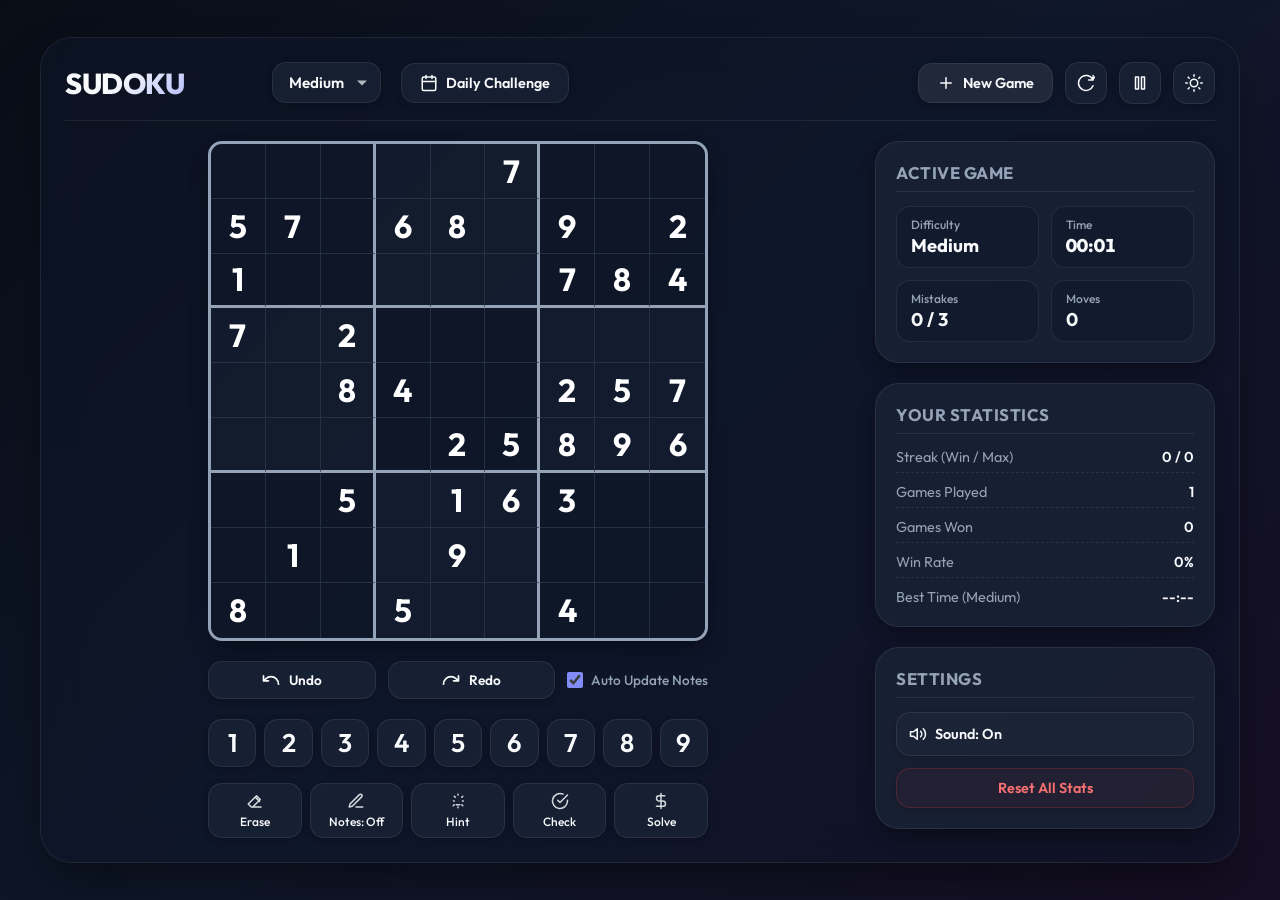
<file: sudoko-web-app/index.html>
<!DOCTYPE html>
<html lang="en" data-theme="dark">
<head>
  <meta charset="UTF-8">
  <meta name="viewport" content="width=device-width, initial-scale=1.0">
  <meta name="description" content="Play a premium, beautiful Sudoku game with advanced features including glassmorphism design, auto-saves, backtracking solver, dark mode, statistics, and daily challenges.">
  <title>SUDOKU.glass - Premium Online Sudoku</title>
  <link rel="stylesheet" href="style.css">
  <link rel="preconnect" href="https://fonts.googleapis.com">
  <link rel="preconnect" href="https://fonts.gstatic.com" crossorigin>
  <link href="https://fonts.googleapis.com/css2?family=Outfit:wght@300;400;500;600;700;800&display=swap" rel="stylesheet">
</head>
<body>
  <!-- Confetti Canvas for Victory Animation -->
  <canvas id="confetti-canvas"></canvas>

  <div class="app-container">
    <!-- Top Navigation Header -->
    <header class="app-header">
      <div class="header-left">
        <h1 class="logo">SUDOKU<span class="logo-accent">.glass</span></h1>
        
        <div class="difficulty-wrapper">
          <label for="difficulty-select" class="sr-only">Select Difficulty</label>
          <select id="difficulty-select" class="nav-select">
            <option value="easy">Easy</option>
            <option value="medium" selected>Medium</option>
            <option value="hard">Hard</option>
            <option value="expert">Expert</option>
          </select>
        </div>

        <button id="btn-daily-challenge" class="btn btn-daily" title="Play Today's Daily Challenge">
          <svg viewBox="0 0 24 24" width="18" height="18" fill="none" stroke="currentColor" stroke-width="2" stroke-linecap="round" stroke-linejoin="round"><rect x="3" y="4" width="18" height="18" rx="2" ry="2"></rect><line x1="16" y1="2" x2="16" y2="6"></line><line x1="8" y1="2" x2="8" y2="6"></line><line x1="3" y1="10" x2="21" y2="10"></line></svg>
          <span>Daily Challenge</span>
        </button>
      </div>

      <div class="header-right">
        <button id="btn-new-game" class="btn btn-secondary" title="Start a brand new game">
          <svg viewBox="0 0 24 24" width="18" height="18" fill="none" stroke="currentColor" stroke-width="2" stroke-linecap="round" stroke-linejoin="round"><path d="M12 5v14M5 12h14"/></svg>
          <span>New Game</span>
        </button>
        
        <button id="btn-restart" class="btn btn-icon" title="Restart current game">
          <svg viewBox="0 0 24 24" width="18" height="18" fill="none" stroke="currentColor" stroke-width="2" stroke-linecap="round" stroke-linejoin="round"><path d="M21.5 2v6h-6M21.34 15.57a10 10 0 1 1-.57-8.38l5.67-5.67"/></svg>
        </button>

        <button id="btn-pause" class="btn btn-icon" title="Pause / Play game">
          <svg id="svg-pause" viewBox="0 0 24 24" width="18" height="18" fill="none" stroke="currentColor" stroke-width="2" stroke-linecap="round" stroke-linejoin="round"><rect x="6" y="4" width="4" height="16"></rect><rect x="14" y="4" width="4" height="16"></rect></svg>
          <svg id="svg-play" class="hidden" viewBox="0 0 24 24" width="18" height="18" fill="none" stroke="currentColor" stroke-width="2" stroke-linecap="round" stroke-linejoin="round"><polygon points="5 3 19 12 5 21 5 3"></polygon></svg>
        </button>

        <button id="btn-theme-toggle" class="btn btn-icon" title="Toggle Dark/Light Mode">
          <svg id="svg-moon" viewBox="0 0 24 24" width="18" height="18" fill="none" stroke="currentColor" stroke-width="2" stroke-linecap="round" stroke-linejoin="round"><path d="M21 12.79A9 9 0 1 1 11.21 3 7 7 0 0 0 21 12.79z"></path></svg>
          <svg id="svg-sun" class="hidden" viewBox="0 0 24 24" width="18" height="18" fill="none" stroke="currentColor" stroke-width="2" stroke-linecap="round" stroke-linejoin="round"><circle cx="12" cy="12" r="5"></circle><line x1="12" y1="1" x2="12" y2="3"></line><line x1="12" y1="21" x2="12" y2="23"></line><line x1="4.22" y1="4.22" x2="5.64" y2="5.64"></line><line x1="18.36" y1="18.36" x2="19.78" y2="19.78"></line><line x1="1" y1="12" x2="3" y2="12"></line><line x1="21" y1="12" x2="23" y2="12"></line><line x1="4.22" y1="19.78" x2="5.64" y2="18.36"></line><line x1="18.36" y1="5.64" x2="19.78" y2="4.22"></line></svg>
        </button>
      </div>
    </header>

    <!-- Main Content Area -->
    <main class="game-layout">
      <!-- Left Column: Board and Keypad Controls -->
      <section class="game-primary">
        <!-- Responsive Mobile Stats bar -->
        <div class="mobile-status-bar">
          <div class="status-item">
            <span class="status-label">Difficulty:</span>
            <span id="mobile-difficulty-val" class="status-value">Medium</span>
          </div>
          <div class="status-item">
            <span class="status-label">Mistakes:</span>
            <span id="mobile-mistakes-val" class="status-value">0/3</span>
          </div>
          <div class="status-item">
            <span class="status-label">Time:</span>
            <span id="mobile-timer-val" class="status-value timer-font">00:00</span>
          </div>
        </div>

        <!-- Sudoku Board Frame -->
        <div class="board-container">
          <div id="sudoku-board" class="sudoku-grid" role="grid" aria-label="Sudoku Board">
            <!-- 81 cells will be programmatically injected here by ui.js -->
          </div>

          <!-- Board overlays -->
          <div id="pause-overlay" class="board-overlay hidden">
            <div class="overlay-content">
              <h2 class="overlay-title">Paused</h2>
              <p class="overlay-desc">Your progress is saved</p>
              <button id="btn-resume-overlay" class="btn btn-primary">
                <svg viewBox="0 0 24 24" width="18" height="18" fill="none" stroke="currentColor" stroke-width="2" stroke-linecap="round" stroke-linejoin="round"><polygon points="5 3 19 12 5 21 5 3"></polygon></svg>
                <span>Resume Game</span>
              </button>
            </div>
          </div>
        </div>

        <!-- Toolbar: Undo & Redo (Positioned above keypad for accessibility) -->
        <div class="toolbar">
          <button id="btn-undo" class="btn btn-toolbar" title="Undo Move">
            <svg viewBox="0 0 24 24" width="20" height="20" fill="none" stroke="currentColor" stroke-width="2" stroke-linecap="round" stroke-linejoin="round"><path d="M3 7v6h6M21 17a9 9 0 0 0-9-9 9 9 0 0 0-6 2.3L3 13"/></svg>
            <span class="toolbar-label">Undo</span>
          </button>
          <button id="btn-redo" class="btn btn-toolbar" title="Redo Move">
            <svg viewBox="0 0 24 24" width="20" height="20" fill="none" stroke="currentColor" stroke-width="2" stroke-linecap="round" stroke-linejoin="round"><path d="M21 7v6h-6M3 17a9 9 0 0 1 9-9 9 9 0 0 1 6 2.3l3 2.7"/></svg>
            <span class="toolbar-label">Redo</span>
          </button>
          <div class="settings-checkbox-container">
            <label class="checkbox-label" title="Automatically erase numbers from notes in the same row, column, and box when a number is placed">
              <input type="checkbox" id="chk-auto-notes" checked>
              <span>Auto Update Notes</span>
            </label>
          </div>
        </div>

        <!-- Keypad (Numbers 1-9) -->
        <div class="keypad-container">
          <div class="keypad" role="group" aria-label="Sudoku Numbers">
            <button class="keypad-btn" data-val="1">1</button>
            <button class="keypad-btn" data-val="2">2</button>
            <button class="keypad-btn" data-val="3">3</button>
            <button class="keypad-btn" data-val="4">4</button>
            <button class="keypad-btn" data-val="5">5</button>
            <button class="keypad-btn" data-val="6">6</button>
            <button class="keypad-btn" data-val="7">7</button>
            <button class="keypad-btn" data-val="8">8</button>
            <button class="keypad-btn" data-val="9">9</button>
          </div>
        </div>

        <!-- Bottom Controls -->
        <div class="controls-grid">
          <button id="btn-erase" class="btn btn-control" title="Erase selected cell value">
            <svg viewBox="0 0 24 24" width="18" height="18" fill="none" stroke="currentColor" stroke-width="2" stroke-linecap="round" stroke-linejoin="round"><path d="M20 20H7L3 16l11-11 5 5-9 9M18 12.5l-5-5"/></svg>
            <span>Erase</span>
          </button>
          
          <button id="btn-notes" class="btn btn-control" title="Toggle Notes Mode (Pencil Marks)">
            <svg viewBox="0 0 24 24" width="18" height="18" fill="none" stroke="currentColor" stroke-width="2" stroke-linecap="round" stroke-linejoin="round"><path d="M12 20h9M16.5 3.5a2.121 2.121 0 0 1 3 3L7 19l-4 1 1-4L16.5 3.5z"/></svg>
            <span class="control-text">Notes: <span id="notes-status">Off</span></span>
          </button>

          <button id="btn-hint" class="btn btn-control" title="Get a hint for the selected cell">
            <svg viewBox="0 0 24 24" width="18" height="18" fill="none" stroke="currentColor" stroke-width="2" stroke-linecap="round" stroke-linejoin="round"><path d="M9.663 17h4.673M12 3v1M12 20v1M18.4 5.6l-1.4 1.4M7 12H6M18 12h1M5.6 18.4l1.4-1.4M18.4 18.4l-1.4-1.4M7 5.6l1.4 1.4"/></svg>
            <span>Hint</span>
          </button>

          <button id="btn-check" class="btn btn-control" title="Check board for current mistakes">
            <svg viewBox="0 0 24 24" width="18" height="18" fill="none" stroke="currentColor" stroke-width="2" stroke-linecap="round" stroke-linejoin="round"><path d="M22 11.08V12a10 10 0 1 1-5.93-9.14M22 4L12 14.01l-3-3"/></svg>
            <span>Check</span>
          </button>

          <button id="btn-solve" class="btn btn-control" title="Solve the entire puzzle automatically">
            <svg viewBox="0 0 24 24" width="18" height="18" fill="none" stroke="currentColor" stroke-width="2" stroke-linecap="round" stroke-linejoin="round"><path d="M12 2v20M17 5H9.5a3.5 3.5 0 0 0 0 7h5a3.5 3.5 0 0 1 0 7H6"/></svg>
            <span>Solve</span>
          </button>
        </div>
      </section>

      <!-- Right Column: Sidebar (Desktop / Tablet) -->
      <aside class="game-sidebar">
        <!-- Live game status card -->
        <div class="sidebar-card live-status">
          <h3 class="card-title">Active Game</h3>
          <div class="stats-grid">
            <div class="sidebar-stat">
              <span class="stat-label">Difficulty</span>
              <span id="sidebar-difficulty-val" class="stat-val">Medium</span>
            </div>
            <div class="sidebar-stat">
              <span class="stat-label">Time</span>
              <span id="sidebar-timer-val" class="stat-val timer-font">00:00</span>
            </div>
            <div class="sidebar-stat">
              <span class="stat-label">Mistakes</span>
              <span id="sidebar-mistakes-val" class="stat-val">0 / 3</span>
            </div>
            <div class="sidebar-stat">
              <span class="stat-label">Moves</span>
              <span id="sidebar-moves-val" class="stat-val">0</span>
            </div>
          </div>
        </div>

        <!-- Performance / Streak statistics card -->
        <div class="sidebar-card user-stats">
          <h3 class="card-title">Your Statistics</h3>
          <div class="stats-list">
            <div class="list-item">
              <span class="list-label">Streak (Win / Max)</span>
              <span class="list-val"><span id="stat-current-streak">0</span> / <span id="stat-max-streak">0</span></span>
            </div>
            <div class="list-item">
              <span class="list-label">Games Played</span>
              <span id="stat-played" class="list-val">0</span>
            </div>
            <div class="list-item">
              <span class="list-label">Games Won</span>
              <span id="stat-won" class="list-val">0</span>
            </div>
            <div class="list-item">
              <span class="list-label">Win Rate</span>
              <span id="stat-win-rate" class="list-val">0%</span>
            </div>
            <div class="list-item">
              <span class="list-label">Best Time (Medium)</span>
              <span id="stat-best-time" class="list-val">--:--</span>
            </div>
          </div>
        </div>

        <!-- Audio controls inside sidebar -->
        <div class="sidebar-card settings-card">
          <h3 class="card-title">Settings</h3>
          <div class="settings-list">
            <button id="btn-sound-toggle" class="btn btn-settings-toggle">
              <svg id="svg-sound-on" viewBox="0 0 24 24" width="18" height="18" fill="none" stroke="currentColor" stroke-width="2" stroke-linecap="round" stroke-linejoin="round"><polygon points="11 5 6 9 2 9 2 15 6 15 11 19 11 5"></polygon><path d="M19.07 4.93a10 10 0 0 1 0 14.14M15.54 8.46a5 5 0 0 1 0 7.07"/></svg>
              <svg id="svg-sound-off" class="hidden" viewBox="0 0 24 24" width="18" height="18" fill="none" stroke="currentColor" stroke-width="2" stroke-linecap="round" stroke-linejoin="round"><polygon points="11 5 6 9 2 9 2 15 6 15 11 19 11 5"></polygon><line x1="23" y1="9" x2="17" y2="15"></line><line x1="17" y1="9" x2="23" y2="15"></line></svg>
              <span id="sound-status-label">Sound: On</span>
            </button>
            <button id="btn-reset-stats" class="btn btn-danger-outline" title="Clear all local Sudoku statistics">
              Reset All Stats
            </button>
          </div>
        </div>
      </aside>
    </main>
  </div>

  <!-- Win Modal Overlay -->
  <div id="win-modal" class="modal-overlay hidden">
    <div class="modal-card win-card animate-zoom">
      <div class="modal-icon-wrapper success">
        <svg viewBox="0 0 24 24" width="48" height="48" fill="none" stroke="currentColor" stroke-width="2.5" stroke-linecap="round" stroke-linejoin="round"><path d="M22 11.08V12a10 10 0 1 1-5.93-9.14M22 4L12 14.01l-3-3"/></svg>
      </div>
      <h2 class="modal-title">Victory!</h2>
      <p class="modal-message">Congratulations, you solved the puzzle!</p>
      
      <div class="modal-stats">
        <div class="modal-stat-item">
          <span class="m-label">Difficulty</span>
          <span id="win-difficulty" class="m-val">Medium</span>
        </div>
        <div class="modal-stat-item">
          <span class="m-label">Time</span>
          <span id="win-time" class="m-val">04:32</span>
        </div>
        <div class="modal-stat-item">
          <span class="m-label">Moves</span>
          <span id="win-moves" class="m-val">68</span>
        </div>
        <div class="modal-stat-item">
          <span class="m-label">Mistakes</span>
          <span id="win-mistakes" class="m-val">1/3</span>
        </div>
      </div>

      <button id="btn-win-new-game" class="btn btn-primary btn-block">
        <span>Play Again</span>
        <svg viewBox="0 0 24 24" width="18" height="18" fill="none" stroke="currentColor" stroke-width="2" stroke-linecap="round" stroke-linejoin="round"><path d="M5 12h14M12 5l7 7-7 7"/></svg>
      </button>
    </div>
  </div>

  <!-- Game Over Modal Overlay -->
  <div id="gameover-modal" class="modal-overlay hidden">
    <div class="modal-card gameover-card animate-zoom">
      <div class="modal-icon-wrapper danger">
        <svg viewBox="0 0 24 24" width="48" height="48" fill="none" stroke="currentColor" stroke-width="2.5" stroke-linecap="round" stroke-linejoin="round"><circle cx="12" cy="12" r="10"></circle><line x1="15" y1="9" x2="9" y2="15"></line><line x1="9" y1="9" x2="15" y2="15"></line></svg>
      </div>
      <h2 class="modal-title">Game Over</h2>
      <p class="modal-message">You have made 3 mistakes and lost this game.</p>
      
      <div class="modal-actions-stacked">
        <button id="btn-gameover-restart" class="btn btn-secondary btn-block">
          <svg viewBox="0 0 24 24" width="18" height="18" fill="none" stroke="currentColor" stroke-width="2" stroke-linecap="round" stroke-linejoin="round"><path d="M21.5 2v6h-6M21.34 15.57a10 10 0 1 1-.57-8.38l5.67-5.67"/></svg>
          <span>Restart Current Puzzle</span>
        </button>
        <button id="btn-gameover-new" class="btn btn-primary btn-block">
          <span>Start New Game</span>
          <svg viewBox="0 0 24 24" width="18" height="18" fill="none" stroke="currentColor" stroke-width="2" stroke-linecap="round" stroke-linejoin="round"><path d="M5 12h14M12 5l7 7-7 7"/></svg>
        </button>
      </div>
    </div>
  </div>

  <!-- Loader Overlay (for game generation) -->
  <div id="loader-overlay" class="modal-overlay hidden">
    <div class="loader-content">
      <div class="spinner"></div>
      <p class="loader-text">Generating Sudoku puzzle...</p>
    </div>
  </div>

  <!-- Root Script (ES Module Entrypoint) -->
  <script type="module" src="script.js"></script>
</body>
</html>
</file>
<file: sudoko-web-app/style.css>
/* ==========================================================================
   SUDOKU.glass CSS Design System
   ========================================================================== */

/* --------------------------------------------------------------------------
   1. Design Tokens & Themes
   -------------------------------------------------------------------------- */
:root {
  /* Common Core Tokens */
  --font-primary: 'Outfit', -apple-system, BlinkMacSystemFont, "Segoe UI", Roboto, sans-serif;
  --transition-fast: 0.15s cubic-bezier(0.4, 0, 0.2, 1);
  --transition-normal: 0.25s cubic-bezier(0.4, 0, 0.2, 1);
  --transition-slow: 0.4s cubic-bezier(0.4, 0, 0.2, 1);
  --radius-sm: 8px;
  --radius-md: 14px;
  --radius-lg: 24px;
  --radius-xl: 32px;
  --radius-round: 50%;
  
  /* Light Theme Variables */
  --bg-gradient: linear-gradient(135deg, #e0e7ff 0%, #f1f5f9 50%, #fae8ff 100%);
  --bg-app: rgba(255, 255, 255, 0.45);
  --bg-card: rgba(255, 255, 255, 0.65);
  --bg-board: rgba(255, 255, 255, 0.85);
  --bg-cell-even: rgba(255, 255, 255, 0.6);
  --bg-cell-odd: rgba(248, 250, 252, 0.6);
  
  --text-main: #0f172a;
  --text-muted: #64748b;
  --text-accent: #4f46e5;
  --text-accent-hover: #4338ca;
  --text-original: #0f172a;
  --text-user: #2563eb;
  
  --border-glass: rgba(255, 255, 255, 0.6);
  --border-cell: rgba(226, 232, 240, 0.8);
  --border-thick: #475569;
  
  --shadow-sm: 0 2px 8px -1px rgba(0, 0, 0, 0.05), 0 1px 3px -1px rgba(0, 0, 0, 0.03);
  --shadow-md: 0 10px 25px -5px rgba(79, 70, 229, 0.08), 0 8px 16px -6px rgba(0, 0, 0, 0.05);
  --shadow-lg: 0 25px 50px -12px rgba(15, 23, 42, 0.1);
  --shadow-glow: 0 0 20px rgba(99, 102, 241, 0.3);
  
  /* Highlights (Light Mode) */
  --hl-bg-active: rgba(99, 102, 241, 0.22);
  --hl-bg-same: rgba(99, 102, 241, 0.12);
  --hl-bg-related: rgba(99, 102, 241, 0.05);
  --hl-bg-error: rgba(239, 68, 68, 0.12);
  --hl-bg-success: rgba(34, 197, 94, 0.12);
  
  --text-error: #ef4444;
  --text-success: #22c55e;
}

[data-theme="dark"] {
  /* Dark Theme Variables */
  --bg-gradient: linear-gradient(135deg, #090d16 0%, #0f172a 50%, #160e24 100%);
  --bg-app: rgba(15, 23, 42, 0.5);
  --bg-card: rgba(30, 41, 59, 0.6);
  --bg-board: rgba(15, 23, 42, 0.85);
  --bg-cell-even: rgba(15, 23, 42, 0.4);
  --bg-cell-odd: rgba(30, 41, 59, 0.3);
  
  --text-main: #f8fafc;
  --text-muted: #94a3b8;
  --text-accent: #818cf8;
  --text-accent-hover: #6366f1;
  --text-original: #ffffff;
  --text-user: #60a5fa;
  
  --border-glass: rgba(255, 255, 255, 0.08);
  --border-cell: rgba(51, 65, 85, 0.6);
  --border-thick: #94a3b8;
  
  --shadow-sm: 0 2px 8px -1px rgba(0, 0, 0, 0.2), 0 1px 3px -1px rgba(0, 0, 0, 0.1);
  --shadow-md: 0 10px 25px -5px rgba(0, 0, 0, 0.3), 0 8px 16px -6px rgba(0, 0, 0, 0.2);
  --shadow-lg: 0 25px 50px -12px rgba(0, 0, 0, 0.5);
  --shadow-glow: 0 0 20px rgba(129, 140, 248, 0.4);
  
  /* Highlights (Dark Mode) */
  --hl-bg-active: rgba(129, 140, 248, 0.28);
  --hl-bg-same: rgba(129, 140, 248, 0.16);
  --hl-bg-related: rgba(129, 140, 248, 0.07);
  --hl-bg-error: rgba(239, 68, 68, 0.18);
  --hl-bg-success: rgba(34, 197, 94, 0.18);
  
  --text-error: #f87171;
  --text-success: #4ade80;
}

/* --------------------------------------------------------------------------
   2. Global Resets & Layout
   -------------------------------------------------------------------------- */
* {
  box-sizing: border-box;
  margin: 0;
  padding: 0;
  user-select: none;
  -webkit-user-select: none;
}

html, body {
  width: 100%;
  min-height: 100vh;
  font-family: var(--font-primary);
  background: var(--bg-gradient);
  color: var(--text-main);
  overflow-x: hidden;
  display: flex;
  justify-content: center;
  align-items: center;
  transition: background var(--transition-slow);
}

.sr-only {
  position: absolute;
  width: 1px;
  height: 1px;
  padding: 0;
  margin: -1px;
  overflow: hidden;
  clip: rect(0, 0, 0, 0);
  border: 0;
}

.hidden {
  display: none !important;
}

/* Confetti overlay */
#confetti-canvas {
  position: fixed;
  top: 0;
  left: 0;
  width: 100vw;
  height: 100vh;
  z-index: 100;
  pointer-events: none;
}

/* Glass Frame Wrapper */
.app-container {
  width: 100%;
  max-width: 1200px;
  min-height: 90vh;
  margin: 20px auto;
  padding: 24px;
  background: var(--bg-app);
  backdrop-filter: blur(20px);
  -webkit-backdrop-filter: blur(20px);
  border: 1px solid var(--border-glass);
  border-radius: var(--radius-xl);
  box-shadow: var(--shadow-lg);
  display: flex;
  flex-direction: column;
  gap: 20px;
  z-index: 10;
}

/* --------------------------------------------------------------------------
   3. Header Navigation Elements
   -------------------------------------------------------------------------- */
.app-header {
  display: flex;
  justify-content: space-between;
  align-items: center;
  padding-bottom: 16px;
  border-bottom: 1px solid var(--border-glass);
}

.header-left {
  display: flex;
  align-items: center;
  gap: 20px;
}

.logo {
  font-size: 1.8rem;
  font-weight: 800;
  letter-spacing: -0.5px;
  background: linear-gradient(135deg, var(--text-main) 30%, var(--text-accent) 100%);
  -webkit-background-clip: text;
  -webkit-text-fill-color: transparent;
}

.logo-accent {
  font-weight: 300;
  opacity: 0.8;
}

.difficulty-wrapper {
  position: relative;
}

.nav-select {
  appearance: none;
  -webkit-appearance: none;
  font-family: var(--font-primary);
  font-weight: 600;
  font-size: 0.95rem;
  background: var(--bg-card);
  color: var(--text-main);
  border: 1px solid var(--border-glass);
  border-radius: var(--radius-md);
  padding: 10px 36px 10px 16px;
  cursor: pointer;
  box-shadow: var(--shadow-sm);
  transition: all var(--transition-fast);
}

.nav-select:hover {
  background: var(--border-glass);
  box-shadow: var(--shadow-md);
}

.nav-select:focus {
  outline: none;
  border-color: var(--text-accent);
}

.nav-select option {
  background-color: #ffffff; /* Opaque white background for light mode */
  color: #0f172a;
}

[data-theme="dark"] .nav-select option {
  background-color: #1e293b; /* Opaque dark slate background for dark mode */
  color: #f8fafc;
}

/* Custom dropdown indicator */
.difficulty-wrapper::after {
  content: "";
  position: absolute;
  right: 14px;
  top: 50%;
  transform: translateY(-50%);
  width: 0;
  height: 0;
  border-left: 5px solid transparent;
  border-right: 5px solid transparent;
  border-top: 5px solid var(--text-main);
  pointer-events: none;
  opacity: 0.7;
}

.header-right {
  display: flex;
  align-items: center;
  gap: 12px;
}

/* --------------------------------------------------------------------------
   4. Buttons Styles & Systems
   -------------------------------------------------------------------------- */
.btn {
  font-family: var(--font-primary);
  font-weight: 600;
  font-size: 0.9rem;
  padding: 10px 18px;
  border: 1px solid var(--border-glass);
  border-radius: var(--radius-md);
  cursor: pointer;
  display: inline-flex;
  align-items: center;
  justify-content: center;
  gap: 8px;
  background: var(--bg-card);
  color: var(--text-main);
  box-shadow: var(--shadow-sm);
  transition: all var(--transition-fast);
}

.btn:hover {
  transform: translateY(-1px);
  box-shadow: var(--shadow-md);
  background: var(--border-glass);
}

.btn:active {
  transform: translateY(1px);
  box-shadow: var(--shadow-sm);
}

.btn-primary {
  background: var(--text-accent);
  color: white;
  border-color: var(--text-accent);
}

.btn-primary:hover {
  background: var(--text-accent-hover);
  border-color: var(--text-accent-hover);
}

.btn-secondary {
  background: var(--border-glass);
  border-color: var(--border-glass);
}

.btn-icon {
  width: 42px;
  height: 42px;
  padding: 0;
  border-radius: var(--radius-md);
}

.btn-block {
  width: 100%;
  padding: 14px;
  font-size: 1.05rem;
}

.btn-danger-outline {
  background: rgba(239, 68, 68, 0.05);
  color: var(--text-error);
  border-color: rgba(239, 68, 68, 0.2);
  width: 100%;
}

.btn-danger-outline:hover {
  background: var(--text-error);
  color: white;
  border-color: var(--text-error);
}

.btn-daily {
  background: var(--bg-card);
  color: var(--text-main);
  border-color: var(--border-glass);
}

.btn-daily.active-challenge {
  background: linear-gradient(135deg, #f59e0b 0%, #d97706 100%) !important;
  color: white !important;
  border-color: #d97706 !important;
  box-shadow: 0 0 15px rgba(245, 158, 11, 0.45) !important;
}

.btn-daily.active-challenge svg {
  stroke: white;
}

/* --------------------------------------------------------------------------
   5. Content Layout (Desktop vs Tablet/Mobile)
   -------------------------------------------------------------------------- */
.game-layout {
  display: grid;
  grid-template-columns: 1fr 340px;
  gap: 24px;
  flex: 1;
}

.game-primary {
  display: flex;
  flex-direction: column;
  align-items: center;
  justify-content: center;
  gap: 16px;
  width: 100%;
}

.mobile-status-bar {
  display: none; /* Desktop hidden */
}

/* --------------------------------------------------------------------------
   6. Sudoku Board Grid
   -------------------------------------------------------------------------- */
.board-container {
  position: relative;
  width: 100%;
  max-width: 500px;
  aspect-ratio: 1 / 1;
  background: var(--bg-board);
  border: 3.5px solid var(--border-thick);
  border-radius: var(--radius-md);
  box-shadow: var(--shadow-md);
  overflow: hidden;
}

.sudoku-grid {
  display: grid;
  grid-template-columns: repeat(9, 1fr);
  grid-template-rows: repeat(9, 1fr);
  width: 100%;
  height: 100%;
}

/* Sudoku cell layout */
.cell-wrapper {
  position: relative;
  width: 100%;
  height: 100%;
  border-right: 1px solid var(--border-cell);
  border-bottom: 1px solid var(--border-cell);
  display: flex;
  justify-content: center;
  align-items: center;
  font-size: min(2rem, 6.5vw);
  font-weight: 500;
  cursor: pointer;
  transition: background-color var(--transition-fast), color var(--transition-fast);
}

/* Thick borders for 3x3 grids */
.cell-wrapper:nth-child(3n) {
  border-right: 3px solid var(--border-thick);
}
.cell-wrapper:nth-child(9n) {
  border-right: none; /* Board boundary handled by board frame */
}
.cell-wrapper:nth-child(n+19):nth-child(-n+27),
.cell-wrapper:nth-child(n+46):nth-child(-n+54) {
  border-bottom: 3px solid var(--border-thick);
}
.cell-wrapper:nth-child(n+73) {
  border-bottom: none; /* Board boundary */
}

/* Base cell alternating pattern (underlay) */
.cell-wrapper.even-box {
  background-color: var(--bg-cell-even);
}
.cell-wrapper.odd-box {
  background-color: var(--bg-cell-odd);
}

/* Cell text values colors */
.cell-val {
  z-index: 2;
  transition: transform var(--transition-fast);
}

.cell-wrapper.original {
  font-weight: 700;
  color: var(--text-original);
}

.cell-wrapper.user-input {
  color: var(--text-user);
}

/* Dynamic cell states & highlights */
.cell-wrapper.related {
  background-color: var(--hl-bg-related) !important;
}

.cell-wrapper.same-val {
  background-color: var(--hl-bg-same) !important;
}

.cell-wrapper.active {
  background-color: var(--hl-bg-active) !important;
  box-shadow: inset 0 0 0 2px var(--text-accent);
  z-index: 5;
}

.cell-wrapper.error {
  color: var(--text-error) !important;
  background-color: var(--hl-bg-error) !important;
}

.cell-wrapper.checked-success {
  color: var(--text-success) !important;
  background-color: var(--hl-bg-success) !important;
}

/* Cell Notes Grid (Pencil Marks) */
.notes-grid {
  position: absolute;
  top: 0;
  left: 0;
  width: 100%;
  height: 100%;
  display: grid;
  grid-template-columns: repeat(3, 1fr);
  grid-template-rows: repeat(3, 1fr);
  padding: 4px;
  pointer-events: none;
  z-index: 1;
}

.note-item {
  display: flex;
  justify-content: center;
  align-items: center;
  font-size: min(0.65rem, 2.2vw);
  color: var(--text-muted);
  font-weight: 600;
  opacity: 0;
  transform: scale(0.8);
  transition: opacity var(--transition-fast), transform var(--transition-fast);
}

.note-item.visible {
  opacity: 1;
  transform: scale(1);
}

/* --------------------------------------------------------------------------
   7. Toolbar (Undo/Redo & Note Checkbox)
   -------------------------------------------------------------------------- */
.toolbar {
  display: flex;
  width: 100%;
  max-width: 500px;
  justify-content: space-between;
  align-items: center;
  gap: 12px;
  padding: 4px 0;
}

.btn-toolbar {
  flex: 1;
  padding: 8px 14px;
  background: var(--bg-card);
  border-radius: var(--radius-md);
  font-size: 0.85rem;
  display: flex;
  flex-direction: row;
  gap: 8px;
}

.settings-checkbox-container {
  display: flex;
  align-items: center;
}

.checkbox-label {
  display: flex;
  align-items: center;
  gap: 8px;
  font-size: 0.85rem;
  font-weight: 500;
  color: var(--text-muted);
  cursor: pointer;
}

.checkbox-label input[type="checkbox"] {
  accent-color: var(--text-accent);
  width: 16px;
  height: 16px;
  cursor: pointer;
}

/* --------------------------------------------------------------------------
   8. Keypad & Controls
   -------------------------------------------------------------------------- */
.keypad-container {
  width: 100%;
  max-width: 500px;
}

.keypad {
  display: grid;
  grid-template-columns: repeat(9, 1fr);
  gap: 8px;
  width: 100%;
}

.keypad-btn {
  aspect-ratio: 1 / 1;
  font-family: var(--font-primary);
  font-size: min(1.6rem, 5vw);
  font-weight: 600;
  background: var(--bg-card);
  color: var(--text-main);
  border: 1px solid var(--border-glass);
  border-radius: var(--radius-md);
  cursor: pointer;
  box-shadow: var(--shadow-sm);
  display: flex;
  justify-content: center;
  align-items: center;
  transition: all var(--transition-fast);
}

.keypad-btn:hover {
  transform: translateY(-2px);
  background: var(--border-glass);
  box-shadow: var(--shadow-md);
  border-color: var(--text-accent);
}

.keypad-btn:active {
  transform: translateY(1px);
  box-shadow: var(--shadow-sm);
}

/* Bottom Controls Block */
.controls-grid {
  display: grid;
  grid-template-columns: repeat(5, 1fr);
  gap: 8px;
  width: 100%;
  max-width: 500px;
}

.btn-control {
  flex-direction: column;
  padding: 8px 4px;
  font-size: 0.75rem;
  font-weight: 500;
  gap: 4px;
  border-radius: var(--radius-md);
}

.btn-control svg {
  opacity: 0.85;
}

/* Active notes control toggle state */
.btn-control.notes-active {
  background: var(--text-accent) !important;
  color: white !important;
  border-color: var(--text-accent) !important;
  box-shadow: var(--shadow-glow);
}

.btn-control.notes-active svg {
  stroke: white;
}

/* --------------------------------------------------------------------------
   9. Right Sidebar (Stats & Info Panels)
   -------------------------------------------------------------------------- */
.game-sidebar {
  display: flex;
  flex-direction: column;
  gap: 20px;
}

.sidebar-card {
  background: var(--bg-card);
  border: 1px solid var(--border-glass);
  border-radius: var(--radius-lg);
  padding: 20px;
  box-shadow: var(--shadow-md);
}

.card-title {
  font-size: 1.05rem;
  font-weight: 700;
  margin-bottom: 14px;
  text-transform: uppercase;
  letter-spacing: 0.5px;
  color: var(--text-muted);
  border-bottom: 1px solid var(--border-glass);
  padding-bottom: 8px;
}

.stats-grid {
  display: grid;
  grid-template-columns: repeat(2, 1fr);
  gap: 12px;
}

.sidebar-stat {
  display: flex;
  flex-direction: column;
  background: var(--bg-app);
  padding: 10px 14px;
  border-radius: var(--radius-md);
  border: 1px solid var(--border-glass);
}

.stat-label {
  font-size: 0.75rem;
  font-weight: 500;
  color: var(--text-muted);
}

.stat-val {
  font-size: 1.15rem;
  font-weight: 700;
  color: var(--text-main);
  margin-top: 2px;
}

.timer-font {
  font-variant-numeric: tabular-nums;
  font-family: var(--font-primary);
  font-weight: 800;
}

/* List details */
.stats-list {
  display: flex;
  flex-direction: column;
  gap: 10px;
}

.list-item {
  display: flex;
  justify-content: space-between;
  align-items: center;
  font-size: 0.9rem;
  padding-bottom: 6px;
  border-bottom: 1px dashed var(--border-glass);
}

.list-item:last-child {
  border-bottom: none;
  padding-bottom: 0;
}

.list-label {
  color: var(--text-muted);
}

.list-val {
  font-weight: 600;
}

.settings-list {
  display: flex;
  flex-direction: column;
  gap: 12px;
}

.btn-settings-toggle {
  width: 100%;
  justify-content: flex-start;
  padding: 12px;
}

/* --------------------------------------------------------------------------
   10. Modals & Overlays System
   -------------------------------------------------------------------------- */
/* Board overlay screen */
.board-overlay {
  position: absolute;
  top: 0;
  left: 0;
  width: 100%;
  height: 100%;
  background: rgba(15, 23, 42, 0.4);
  backdrop-filter: blur(14px);
  -webkit-backdrop-filter: blur(14px);
  display: flex;
  justify-content: center;
  align-items: center;
  z-index: 10;
  transition: opacity var(--transition-normal);
}

.overlay-content {
  text-align: center;
  padding: 24px;
}

.overlay-title {
  font-size: 2rem;
  font-weight: 800;
  margin-bottom: 6px;
  color: white;
}

.overlay-desc {
  font-size: 0.95rem;
  color: rgba(255, 255, 255, 0.8);
  margin-bottom: 24px;
}

/* Viewport Global Overlay Modals */
.modal-overlay {
  position: fixed;
  top: 0;
  left: 0;
  width: 100%;
  height: 100%;
  background: rgba(0, 0, 0, 0.6);
  backdrop-filter: blur(8px);
  -webkit-backdrop-filter: blur(8px);
  display: flex;
  justify-content: center;
  align-items: center;
  z-index: 1000;
  padding: 16px;
  transition: opacity var(--transition-normal);
}

.modal-card {
  width: 100%;
  max-width: 400px;
  background: var(--bg-board);
  border: 1px solid var(--border-glass);
  border-radius: var(--radius-lg);
  padding: 32px 24px;
  text-align: center;
  box-shadow: var(--shadow-lg);
  display: flex;
  flex-direction: column;
  align-items: center;
  gap: 16px;
}

.modal-icon-wrapper {
  width: 80px;
  height: 80px;
  border-radius: var(--radius-round);
  display: flex;
  justify-content: center;
  align-items: center;
  margin-bottom: 8px;
}

.modal-icon-wrapper.success {
  background: rgba(34, 197, 94, 0.1);
  color: var(--text-success);
  box-shadow: 0 0 20px rgba(34, 197, 94, 0.15);
}

.modal-icon-wrapper.danger {
  background: rgba(239, 68, 68, 0.1);
  color: var(--text-error);
  box-shadow: 0 0 20px rgba(239, 68, 68, 0.15);
}

.modal-title {
  font-size: 1.8rem;
  font-weight: 800;
}

.modal-message {
  font-size: 0.95rem;
  color: var(--text-muted);
  line-height: 1.5;
  margin-bottom: 8px;
}

.modal-stats {
  display: grid;
  grid-template-columns: repeat(2, 1fr);
  gap: 12px;
  width: 100%;
  margin-bottom: 12px;
}

.modal-stat-item {
  background: var(--bg-card);
  border: 1px solid var(--border-glass);
  border-radius: var(--radius-md);
  padding: 10px;
  display: flex;
  flex-direction: column;
}

.m-label {
  font-size: 0.75rem;
  color: var(--text-muted);
  font-weight: 500;
}

.m-val {
  font-size: 1.05rem;
  font-weight: 700;
  margin-top: 2px;
}

.modal-actions-stacked {
  display: flex;
  flex-direction: column;
  gap: 10px;
  width: 100%;
}

/* Spinner Loader Overlay */
.loader-content {
  text-align: center;
  color: white;
}

.spinner {
  width: 50px;
  height: 50px;
  border: 4px solid rgba(255, 255, 255, 0.15);
  border-left-color: white;
  border-radius: var(--radius-round);
  margin: 0 auto 16px;
  animation: spin 1s linear infinite;
}

.loader-text {
  font-weight: 600;
  font-size: 1.05rem;
}

/* --------------------------------------------------------------------------
   11. Animations Framework
   -------------------------------------------------------------------------- */
@keyframes spin {
  to { transform: rotate(360deg); }
}

@keyframes shake {
  0%, 100% { transform: translateX(0); }
  20%, 60% { transform: translateX(-8px); }
  40%, 80% { transform: translateX(8px); }
}

.animate-shake {
  animation: shake 0.35s cubic-bezier(.36,.07,.19,.97) both;
}

@keyframes zoomIn {
  from {
    opacity: 0;
    transform: scale(0.92);
  }
  to {
    opacity: 1;
    transform: scale(1);
  }
}

.animate-zoom {
  animation: zoomIn 0.3s cubic-bezier(0.34, 1.56, 0.64, 1) both;
}

/* Cell validation pulse */
@keyframes pulse {
  0% { transform: scale(1); }
  50% { transform: scale(1.08); background-color: var(--hl-bg-active); }
  100% { transform: scale(1); }
}

.animate-pulse {
  animation: pulse 0.3s ease-out;
}

/* --------------------------------------------------------------------------
   12. Responsive Media Queries
   -------------------------------------------------------------------------- */

/* Tablet & Smaller Layouts */
@media (max-width: 900px) {
  .app-container {
    padding: 16px;
    margin: 0;
    min-height: 100vh;
    border-radius: 0;
    border: none;
  }
  
  .game-layout {
    grid-template-columns: 1fr;
    gap: 16px;
  }
  
  .game-sidebar {
    display: none; /* Hide desktop sidebar on mobile, using mobile top bar instead */
  }

  .mobile-status-bar {
    display: flex;
    justify-content: space-around;
    width: 100%;
    max-width: 500px;
    background: var(--bg-card);
    border: 1px solid var(--border-glass);
    border-radius: var(--radius-md);
    padding: 10px;
    margin-bottom: 4px;
    box-shadow: var(--shadow-sm);
  }

  .status-item {
    display: flex;
    gap: 6px;
    font-size: 0.85rem;
  }

  .status-label {
    color: var(--text-muted);
  }

  .status-value {
    font-weight: 700;
  }
}

/* Mobile Portrait Layouts */
@media (max-width: 500px) {
  .app-header {
    padding-bottom: 12px;
  }

  .logo {
    font-size: 1.4rem;
  }

  .nav-select {
    font-size: 0.85rem;
    padding: 8px 30px 8px 12px;
  }

  .btn {
    padding: 8px 12px;
    font-size: 0.8rem;
  }

  .btn span {
    display: none; /* Hide text for layout compacting */
  }

  .btn svg {
    margin: 0;
  }

  .btn-icon {
    width: 36px;
    height: 36px;
  }

  .difficulty-wrapper::after {
    right: 10px;
  }

  .board-container {
    border-width: 2.5px;
  }

  .cell-wrapper:nth-child(3n) {
    border-right-width: 2px;
  }

  .cell-wrapper:nth-child(n+19):nth-child(-n+27),
  .cell-wrapper:nth-child(n+46):nth-child(-n+54) {
    border-bottom-width: 2px;
  }

  .keypad {
    gap: 5px;
  }

  .keypad-btn {
    border-radius: var(--radius-sm);
  }

  .controls-grid {
    gap: 5px;
  }

  .btn-control {
    border-radius: var(--radius-sm);
  }
}

/* Ultra-small screen height optimization (Landscape / tiny phones) */
@media (max-height: 700px) and (max-width: 500px) {
  .app-container {
    padding: 8px;
    gap: 8px;
  }
  
  .game-primary {
    gap: 8px;
  }

  .mobile-status-bar {
    padding: 6px;
  }

  .board-container {
    max-width: min(340px, 80vh);
  }

  .toolbar {
    padding: 0;
  }
}
</file>
